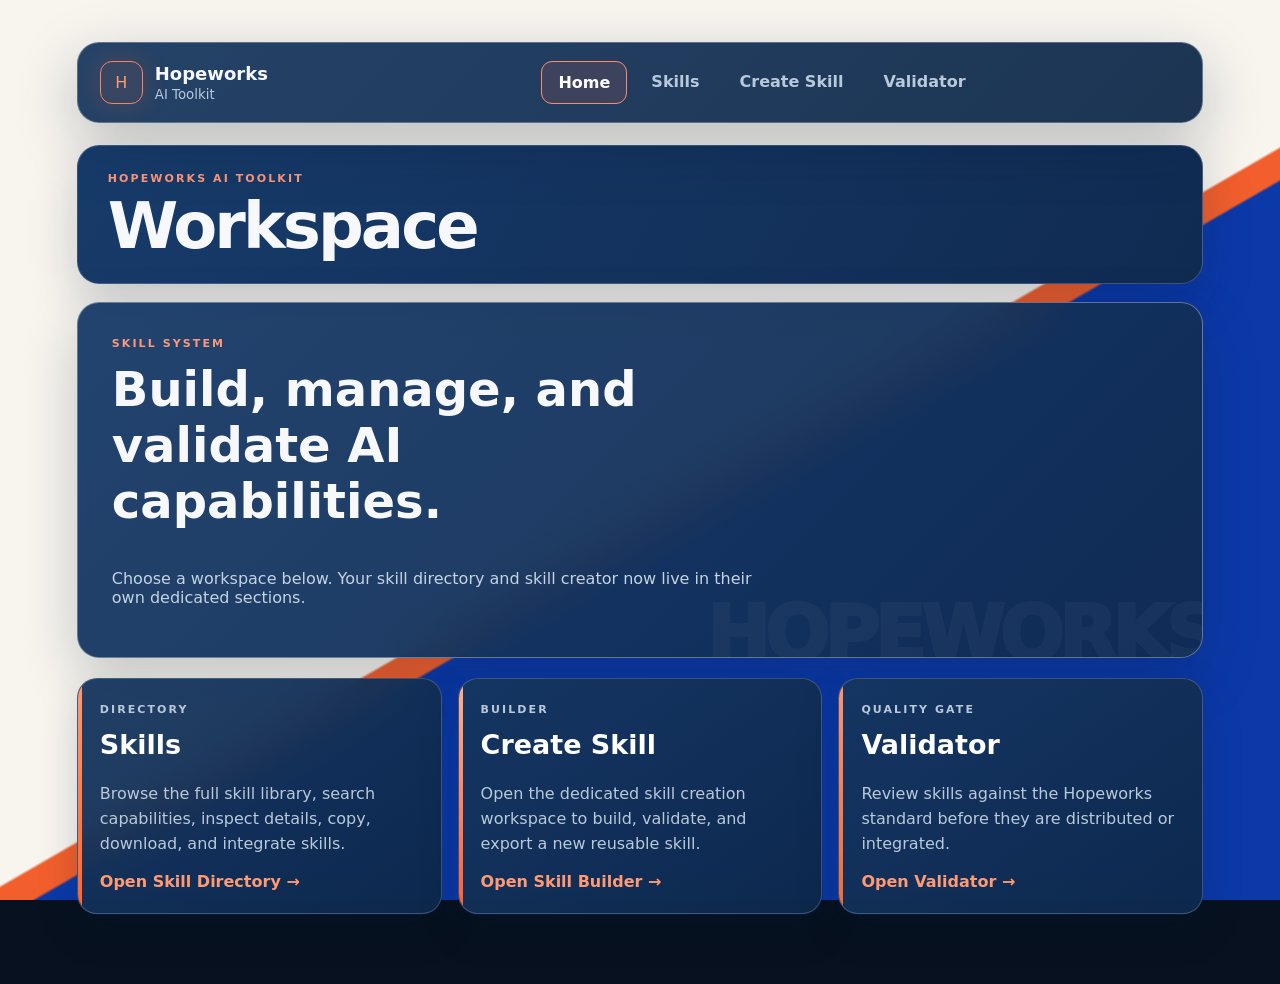
<file: index.html>
<!doctype html><html lang="en"><head><meta charset="UTF-8"><meta name="viewport" content="width=device-width,initial-scale=1"><title>Hopeworks AI Toolkit</title><link rel="stylesheet" href="styles.css"></head><body><div class="shell"><aside class="sidebar"><div class="brand"><span class="mark">H</span><div><strong>Hopeworks</strong><small>AI Toolkit</small></div></div><nav><a class="nav active" href="index.html">Home</a><a class="nav" href="skills.html">Skills</a><a class="nav" href="create.html">Create Skill</a><a class="nav" href="validator.html">Validator</a></nav></aside><main><header><div><p class="eyebrow">HOPEWORKS AI TOOLKIT</p><h1>Workspace</h1></div></header><section class="hero"><div><p class="eyebrow">SKILL SYSTEM</p><h2>Build, manage, and validate AI capabilities.</h2><p>Choose a workspace below. Your skill directory and skill creator now live in their own dedicated sections.</p></div></section><section class="grid portal-grid"><a class="card portal-card" href="skills.html"><p class="eyebrow">DIRECTORY</p><h2>Skills</h2><p>Browse the full skill library, search capabilities, inspect details, copy, download, and integrate skills.</p><span class="portal-link">Open Skill Directory →</span></a><a class="card portal-card" href="create.html"><p class="eyebrow">BUILDER</p><h2>Create Skill</h2><p>Open the dedicated skill creation workspace to build, validate, and export a new reusable skill.</p><span class="portal-link">Open Skill Builder →</span></a><a class="card portal-card" href="validator.html"><p class="eyebrow">QUALITY GATE</p><h2>Validator</h2><p>Review skills against the Hopeworks standard before they are distributed or integrated.</p><span class="portal-link">Open Validator →</span></a></section></main></div></body></html>
</file>
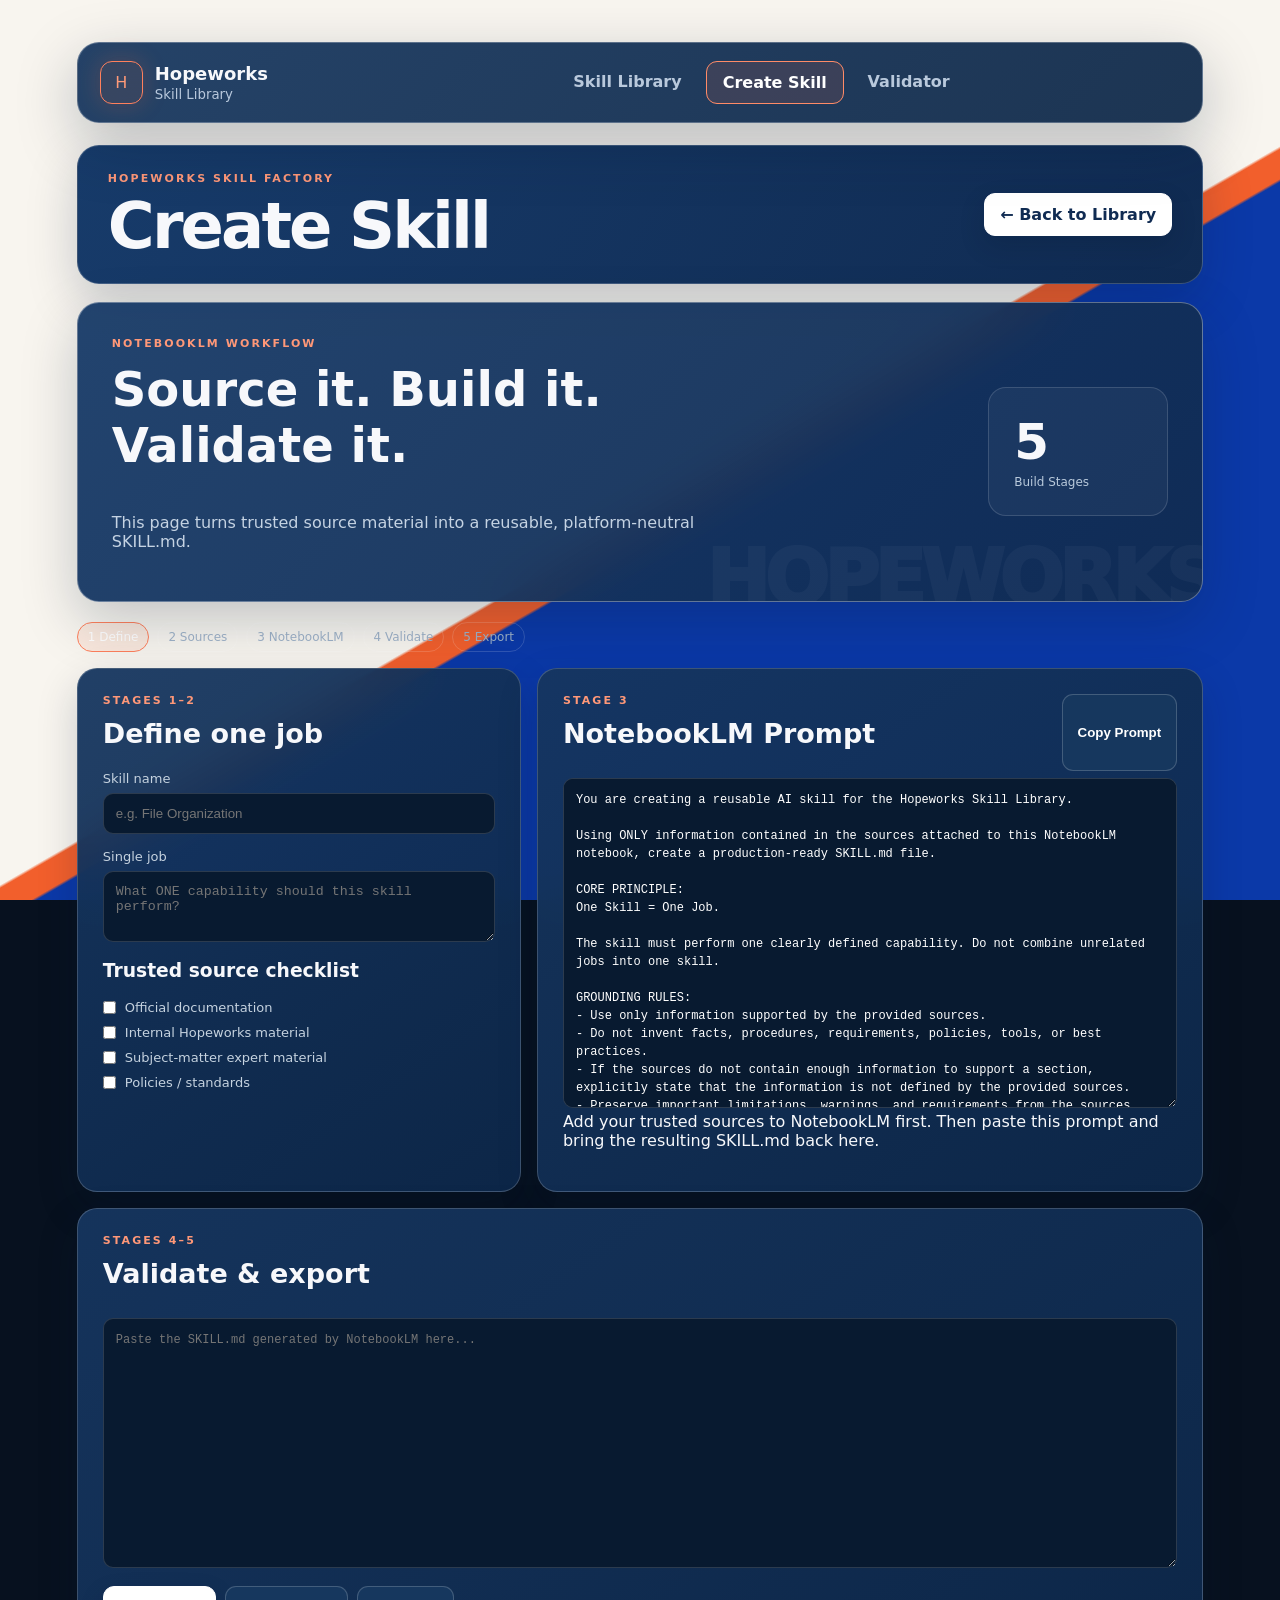
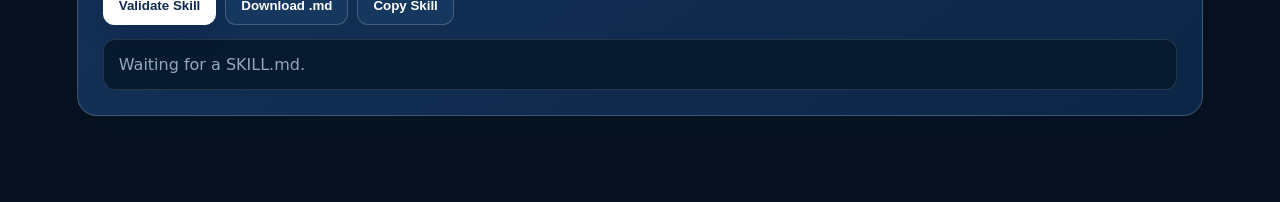
<file: create.html>
<!doctype html>
<html lang="en">
<head>
  <meta charset="UTF-8" />
  <meta name="viewport" content="width=device-width, initial-scale=1.0" />
  <title>Create Skill | Hopeworks Skill Library</title>
  <link rel="stylesheet" href="styles.css" />
</head>
<body>
  <div class="shell">
    <aside class="sidebar">
      <div class="brand"><span class="mark">H</span><div><strong>Hopeworks</strong><small>Skill Library</small></div></div>
      <nav>
        <a class="nav" href="index.html">Skill Library</a>
        <a class="nav active" href="create.html">Create Skill</a>
        <a class="nav" href="index.html#validator">Validator</a>
      </nav>
      <div class="principle"><span>CORE RULE</span><strong>One Skill = One Job</strong><p>Ground the skill in trusted sources before adding it to the library.</p></div>
    </aside>
    <main>
      <header><div><p class="eyebrow">HOPEWORKS SKILL FACTORY</p><h1>Create Skill</h1></div><a class="primary page-link" href="index.html">← Back to Library</a></header>
      <section class="hero"><div><p class="eyebrow">NOTEBOOKLM WORKFLOW</p><h2>Source it. Build it. Validate it.</h2><p>This page turns trusted source material into a reusable, platform-neutral SKILL.md.</p></div><div class="stat"><b>5</b><span>Build Stages</span></div></section>
      <div class="stepbar"><span class="on">1 Define</span><span>2 Sources</span><span>3 NotebookLM</span><span>4 Validate</span><span>5 Export</span></div>
      <div class="two-col">
        <article class="panel">
          <p class="eyebrow">STAGES 1–2</p><h2>Define one job</h2>
          <label>Skill name<input id="skillName" placeholder="e.g. File Organization" /></label>
          <label>Single job<textarea id="singleJob" rows="3" placeholder="What ONE capability should this skill perform?"></textarea></label>
          <h3>Trusted source checklist</h3>
          <label class="check"><input type="checkbox" /> Official documentation</label>
          <label class="check"><input type="checkbox" /> Internal Hopeworks material</label>
          <label class="check"><input type="checkbox" /> Subject-matter expert material</label>
          <label class="check"><input type="checkbox" /> Policies / standards</label>
        </article>
        <article class="panel">
          <div class="panel-head"><div><p class="eyebrow">STAGE 3</p><h2>NotebookLM Prompt</h2></div><button id="copyPrompt">Copy Prompt</button></div>
          <textarea id="notebookPrompt" class="codebox" spellcheck="false"></textarea>
          <p class="hint">Add your trusted sources to NotebookLM first. Then paste this prompt and bring the resulting SKILL.md back here.</p>
        </article>
      </div>
      <article class="panel import-panel">
        <p class="eyebrow">STAGES 4–5</p><h2>Validate & export</h2>
        <textarea id="skillInput" class="codebox large" placeholder="Paste the SKILL.md generated by NotebookLM here..."></textarea>
        <div class="actions"><button id="validateBtn" class="primary">Validate Skill</button><button id="downloadBtn" disabled>Download .md</button><button id="copySkillBtn" disabled>Copy Skill</button></div>
        <div id="validation" class="validation empty">Waiting for a SKILL.md.</div>
      </article>
    </main>
  </div>
  <script src="create.js"></script>
</body>
</html>
</file>
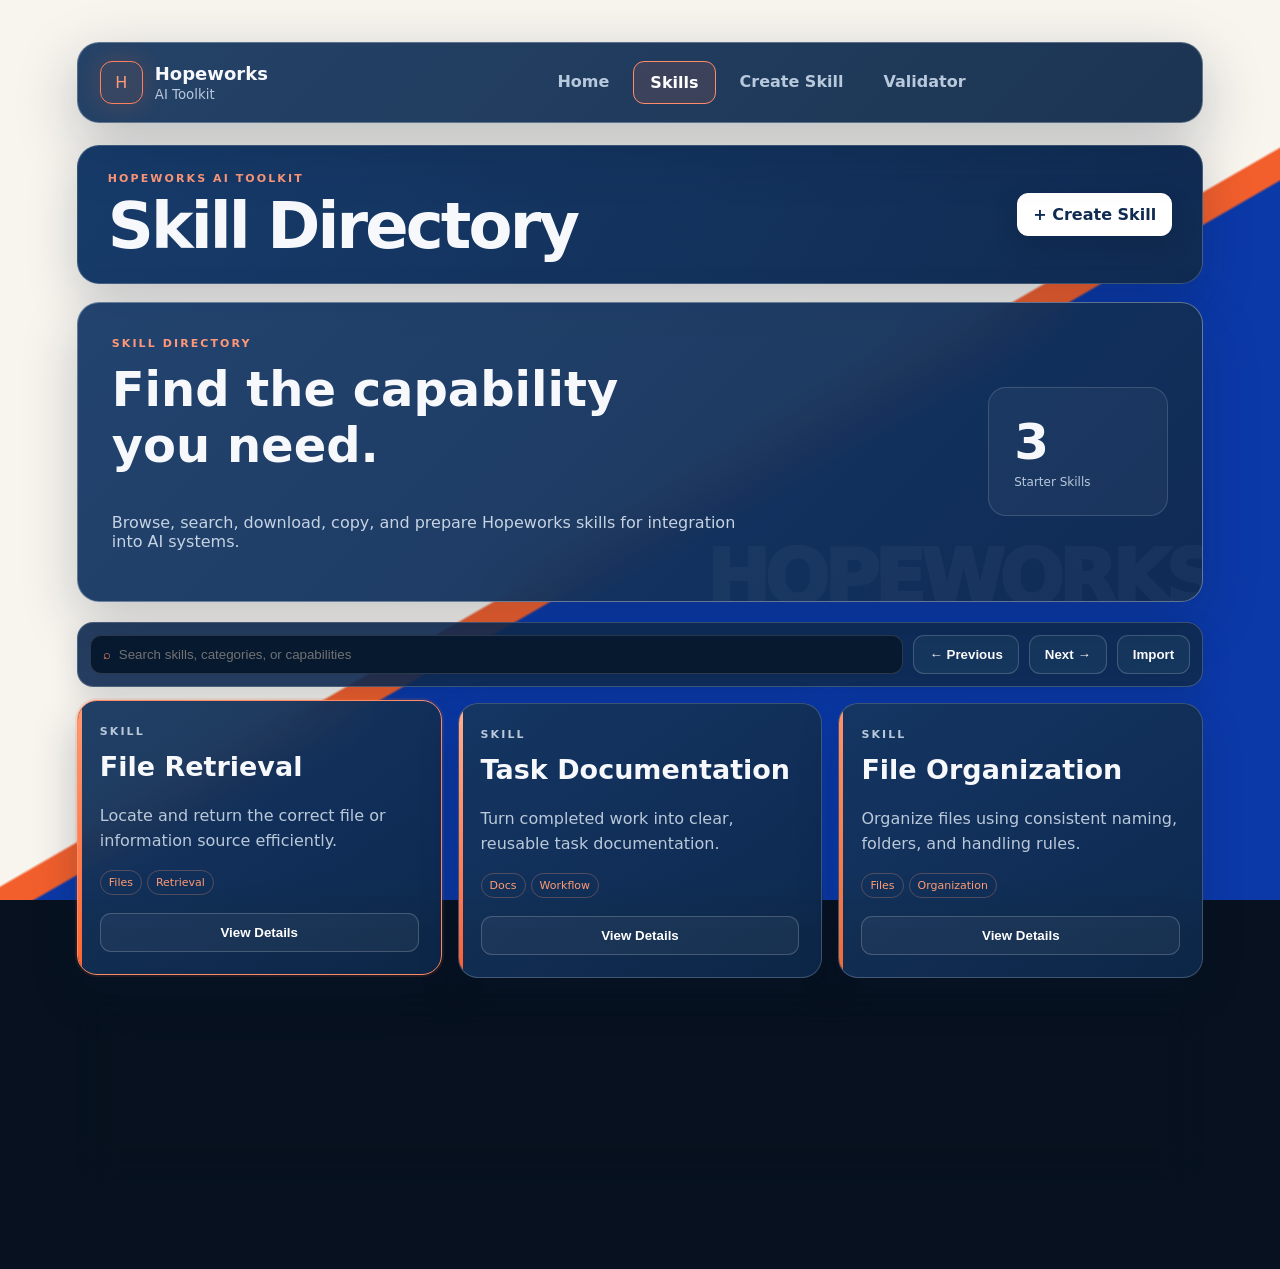
<file: skills.html>
<!doctype html><html lang="en"><head><meta charset="UTF-8"><meta name="viewport" content="width=device-width,initial-scale=1"><title>Skills | Hopeworks AI Toolkit</title><link rel="stylesheet" href="styles.css"></head><body><div class="shell"><aside class="sidebar"><div class="brand"><span class="mark">H</span><div><strong>Hopeworks</strong><small>AI Toolkit</small></div></div><nav><a class="nav" href="index.html">Home</a><a class="nav active" href="skills.html">Skills</a><a class="nav" href="create.html">Create Skill</a><a class="nav" href="index.html#validator">Validator</a></nav></aside><main><header><div><p class="eyebrow">HOPEWORKS AI TOOLKIT</p><h1>Skill Directory</h1></div><a class="primary page-link" href="create.html">+ Create Skill</a></header><section class="hero"><div><p class="eyebrow">SKILL DIRECTORY</p><h2>Find the capability you need.</h2><p>Browse, search, download, copy, and prepare Hopeworks skills for integration into AI systems.</p></div><div class="stat"><b id="skillCount">3</b><span>Starter Skills</span></div></section><div class="library-tools"><label class="searchbox">⌕<input id="skillSearch" type="search" placeholder="Search skills, categories, or capabilities"></label><button id="prevSkill" class="tool-btn">← Previous</button><button id="nextSkill" class="tool-btn">Next →</button><button id="importSkill" class="tool-btn">Import</button></div><div id="skillGrid" class="grid"></div><article id="skillDetails" class="panel skill-details"><div><p class="eyebrow">ACTIVE SKILL</p><h2 id="detailName">Select a skill</h2><p id="detailJob">Choose a card to inspect its reusable capability.</p><div id="detailTags"></div></div><div class="skill-actions"><button id="copySkill">Copy</button><button id="downloadSkill">Download</button><button id="integrateSkill" class="primary">Assign / Integrate</button></div></article></main></div><script src="directory.js"></script></body></html>
</file>
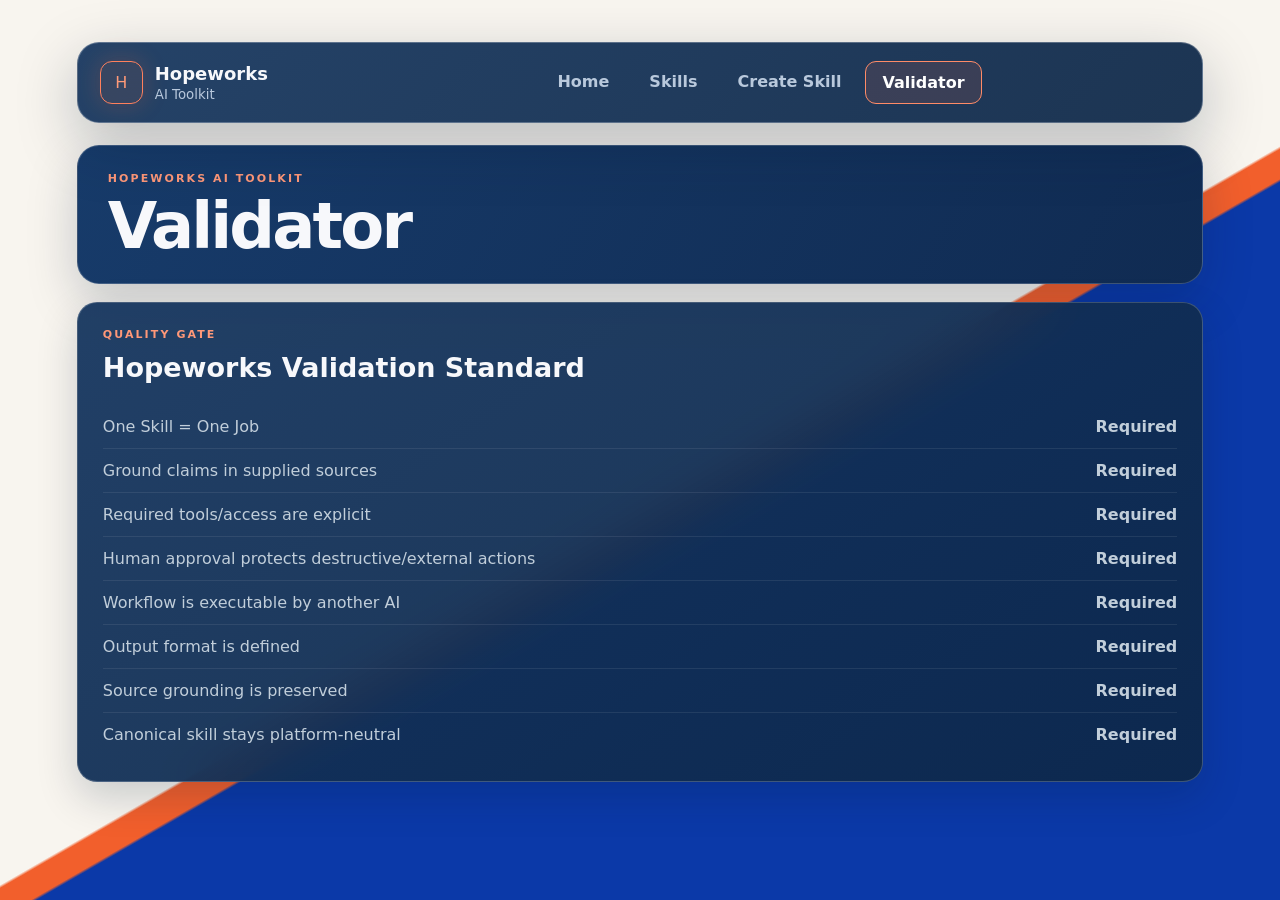
<file: validator.html>
<!doctype html><html lang="en"><head><meta charset="UTF-8"><meta name="viewport" content="width=device-width,initial-scale=1"><title>Validator | Hopeworks</title><link rel="stylesheet" href="styles.css"></head><body><div class="shell"><aside class="sidebar"><div class="brand"><span class="mark">H</span><div><strong>Hopeworks</strong><small>AI Toolkit</small></div></div><nav><a class="nav" href="index.html">Home</a><a class="nav" href="skills.html">Skills</a><a class="nav" href="create.html">Create Skill</a><a class="nav active" href="validator.html">Validator</a></nav></aside><main><header><div><p class="eyebrow">HOPEWORKS AI TOOLKIT</p><h1>Validator</h1></div></header><article class="panel"><p class="eyebrow">QUALITY GATE</p><h2>Hopeworks Validation Standard</h2><div class="rule"><span>One Skill = One Job</span><b>Required</b></div><div class="rule"><span>Ground claims in supplied sources</span><b>Required</b></div><div class="rule"><span>Required tools/access are explicit</span><b>Required</b></div><div class="rule"><span>Human approval protects destructive/external actions</span><b>Required</b></div><div class="rule"><span>Workflow is executable by another AI</span><b>Required</b></div><div class="rule"><span>Output format is defined</span><b>Required</b></div><div class="rule"><span>Source grounding is preserved</span><b>Required</b></div><div class="rule"><span>Canonical skill stays platform-neutral</span><b>Required</b></div></article></main></div></body></html>
</file>
<file: styles.css>
:root{font-family:Inter,ui-sans-serif,system-ui,-apple-system,sans-serif;color:#f7f8fb;background:#07111f;--navy:#102b52;--navy2:#173a67;--cyan:#ff8a62;--orange:#ff6a2a;--purple:#ff9a6f;--ink:#0b1f3c}*{box-sizing:border-box}body{margin:0;min-height:100vh;background:linear-gradient(150deg,#f8f5ef 0 54%,#f25f2c 54.2% 56%,#0b39a8 56.2% 100%);background-attachment:fixed}.shell{min-height:100vh;padding:42px 6vw 70px}.sidebar{position:relative;max-width:1180px;margin:auto auto 22px;padding:18px 22px;border:1px solid #ffffff45;background:linear-gradient(135deg,#16365fef,#0d2748ef);box-shadow:0 20px 60px #071a3340;border-radius:22px;display:flex;align-items:center;gap:28px;backdrop-filter:blur(20px)}.brand{display:flex;align-items:center;gap:12px;min-width:215px}.brand strong{font-size:18px}.brand small{display:block;color:#b8c8dc;margin-top:3px}.mark{width:43px;height:43px;display:grid;place-items:center;border:1px solid #ff805c;border-radius:12px;color:#ff9a78;background:#ff6a2a16;box-shadow:0 0 24px #ff6a2a35}.sidebar nav{display:flex;gap:8px;flex:1;justify-content:center}.nav{display:block;text-decoration:none;background:transparent;border:0;color:#b9c9dc;text-align:left;padding:11px 16px;border-radius:11px;font-weight:800;cursor:pointer}.nav:hover,.nav.active{background:#ff714c20;color:#fff;border:1px solid #ff8b67}.principle{display:none}main{max-width:1180px;width:100%;margin:auto}header{padding:26px 30px;margin-bottom:18px;border-radius:22px;background:linear-gradient(120deg,#173b6a,#102b52);box-shadow:0 18px 50px #071a3335;display:flex;align-items:center;justify-content:space-between;border:1px solid #ffffff30}h1,h2,h3,p{margin-top:0}h1{font-size:clamp(36px,5vw,64px);line-height:.95;margin-bottom:0;letter-spacing:-.045em}h2{font-size:27px}.eyebrow{font-size:11px;letter-spacing:.19em;color:#ff9878;font-weight:900}.primary,button{border:1px solid #ffffff30;background:#16375e;color:#fff;padding:11px 15px;border-radius:11px;font-weight:800;cursor:pointer}.primary{background:#fff;color:#102b52;border-color:#fff;box-shadow:0 10px 24px #06152d30}.page-link{display:inline-block;text-decoration:none}.hero{min-height:255px;padding:34px;display:flex;justify-content:space-between;align-items:center;margin-bottom:20px;border:1px solid #ffffff55;background:linear-gradient(135deg,#183b68f4,#102b52f4);backdrop-filter:blur(18px);border-radius:22px;box-shadow:0 20px 55px #071a3338;position:relative;overflow:hidden}.hero:after{content:'HOPEWORKS';position:absolute;right:-12px;bottom:-22px;font-size:76px;font-weight:950;letter-spacing:-.07em;color:#ffffff09}.hero h2{font-size:clamp(28px,4vw,48px);max-width:620px}.hero p:not(.eyebrow){color:#c5d3e3;max-width:640px}.stat{position:relative;z-index:1;text-align:left;min-width:180px;padding:25px;border:1px solid #ffffff25;background:#ffffff0b;border-radius:18px}.stat b{display:block;font-size:50px}.stat span{color:#b8c9db;font-size:12px}.library-tools{display:flex;gap:10px;align-items:center;margin:0 0 16px;padding:12px;border-radius:16px;background:#102b52e8;border:1px solid #ffffff32;box-shadow:0 12px 30px #071a3325}.searchbox{display:flex;align-items:center;gap:8px;flex:1;margin:0;padding:0 12px;background:#081a30;border:1px solid #ffffff24;border-radius:11px;color:#ff936e}.searchbox input{margin:0;border:0;background:transparent;box-shadow:none;padding:11px 0}.tool-btn{white-space:nowrap}.grid{display:grid;grid-template-columns:repeat(3,minmax(0,1fr));gap:16px}.card,.panel{border:1px solid #ffffff30;background:linear-gradient(145deg,#16365ff3,#0d284af3);backdrop-filter:blur(18px);border-radius:20px;box-shadow:0 16px 40px #071a3330}.card{padding:22px;min-height:225px;position:relative;overflow:hidden;cursor:pointer;transition:.18s ease}.card:hover,.card.selected{transform:translateY(-3px);border-color:#ff8c69;box-shadow:0 18px 44px #071a3340,0 0 0 2px #ff6a2a20}.card:before{content:'';position:absolute;left:0;top:0;width:4px;height:100%;background:linear-gradient(#ff9a72,#ff642f)}.card:nth-child(2):before{background:linear-gradient(#ffb08f,#ff5d32)}.card:nth-child(3):before{background:linear-gradient(#ff936e,#f06a36)}.card p{color:#bac9da;line-height:1.55}.card-open{margin-top:18px;width:100%;background:#ffffff0c}.tag{display:inline-block;padding:5px 8px;border:1px solid #ff9b7245;border-radius:999px;font-size:11px;color:#ff9b72;margin-right:5px}.skill-details{margin-top:16px;display:flex;align-items:center;justify-content:space-between;gap:24px}.skill-details>div:first-child{max-width:650px}.skill-details p:not(.eyebrow){color:#bac9da}.skill-actions{display:flex;gap:9px;flex-wrap:wrap;justify-content:flex-end}.portal-card{text-decoration:none;color:#fff}.portal-link{color:#ff9a72;font-weight:850}.view{display:none}.active-view{display:block}.panel{padding:25px;margin-bottom:16px}.panel-head{display:flex;justify-content:space-between;gap:15px}.stepbar{display:flex;gap:8px;flex-wrap:wrap;margin-bottom:16px}.stepbar span{padding:7px 10px;border:1px solid #ffffff28;border-radius:999px;color:#9fb2c8;font-size:12px}.stepbar .on{color:#fff;border-color:#ff805c;background:#ff6a2a18}.two-col{display:grid;grid-template-columns:.8fr 1.2fr;gap:16px}label{display:block;color:#c5d2df;font-size:13px;margin:15px 0}input,textarea{width:100%;margin-top:7px;background:#081a30;border:1px solid #ffffff25;border-radius:10px;color:#fff;padding:12px;outline:none}input:focus,textarea:focus{border-color:#ff8c69;box-shadow:0 0 0 3px #ff6a2a18}.check{display:flex;gap:9px;align-items:center;margin:10px 0}.check input{width:auto;margin:0}.codebox{min-height:330px;font-family:ui-monospace,SFMono-Regular,Menlo,monospace;font-size:12px;line-height:1.5}.codebox.large{min-height:250px}.actions{display:flex;gap:9px;margin:14px 0}.validation{padding:15px;border-radius:12px;border:1px solid #ffffff20;background:#081a30}.validation.empty{color:#93a8bc}.pass{color:#ffad8e}.fail{color:#ff9b8d}.rule{display:flex;justify-content:space-between;padding:12px 0;border-bottom:1px solid #ffffff14;color:#c1ceda}.rule:last-child{border:0}@media(max-width:900px){.shell{padding:20px 16px 50px}.sidebar{align-items:flex-start;flex-wrap:wrap}.sidebar nav{width:100%;order:2;justify-content:flex-start;overflow:auto}.brand{flex:1}main{padding:0}.two-col,.grid{grid-template-columns:1fr}.hero{align-items:flex-start;gap:20px;flex-direction:column}.stat{min-width:160px}header{align-items:flex-start;gap:15px;flex-wrap:wrap}h1{font-size:40px}.library-tools,.skill-details{align-items:stretch;flex-direction:column}.skill-actions{justify-content:flex-start}.searchbox{width:100%}}
</file>
